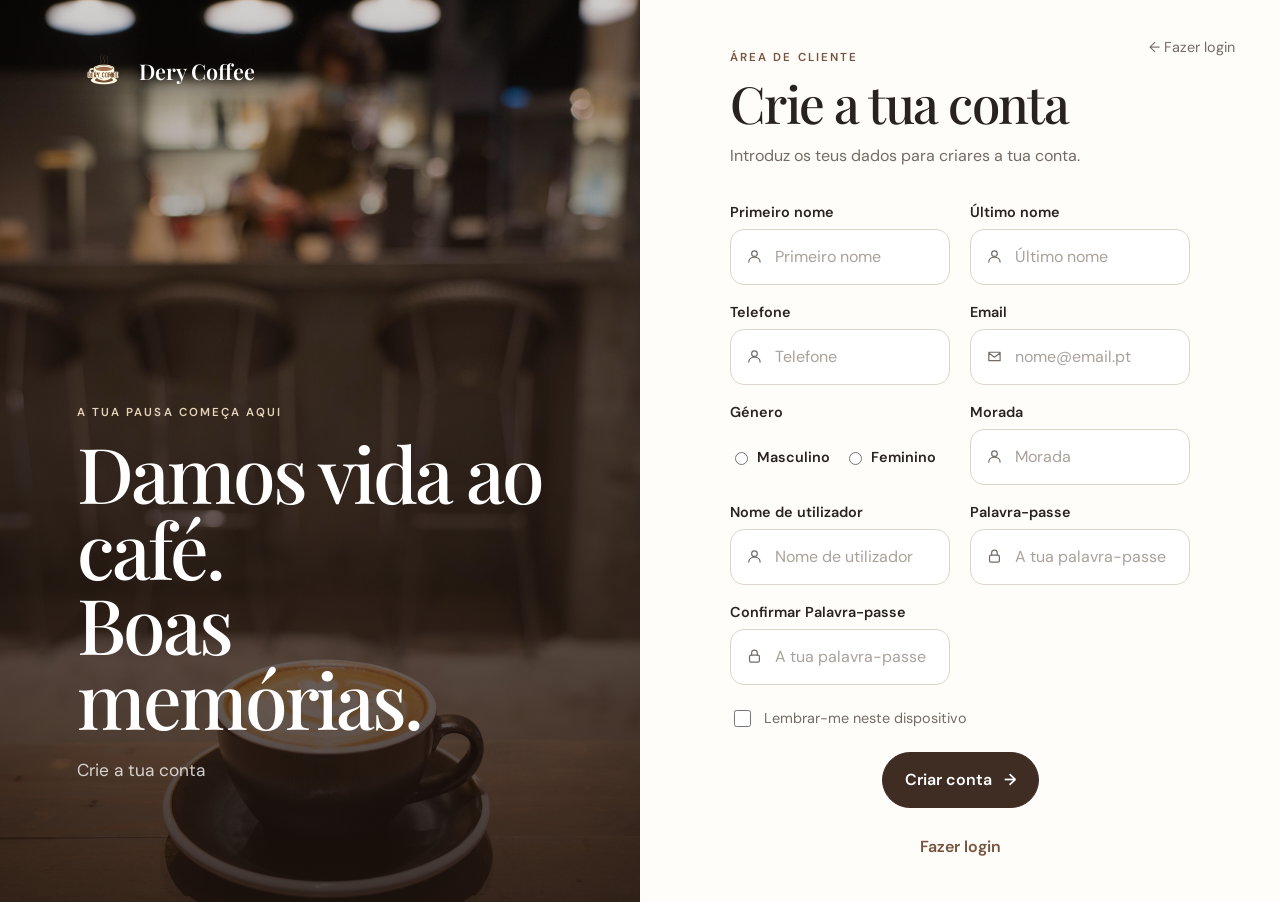
<file: Front-End/criar-conta.html>
<!doctype html>
<html lang="pt">
  <head>
    <meta charset="UTF-8">
    <meta name="viewport" content="width=device-width, initial-scale=1.0">
    <meta name="description" content="Inicia sessão na tua conta Dery Coffee.">
    <title>Iniciar sessão — Dery Coffee</title>
    <link rel="stylesheet" href="css/criarsecao.css">
  </head>

  <body>
    <main class="login-page">
      <!-- Área visual -->
      <section class="login-image" aria-label="Ambiente da Dery Coffee">
        <a class="login-logo light-logo" href="index.html" aria-label="Voltar à página inicial">
          <img src="img/cofepngMenor.png" alt="">
          <span>Dery Coffee</span>
        </a>

        <div class="image-message">
          <span class="eyebrow">A tua pausa começa aqui</span>
          <h1>Damos vida ao  café.<br>Boas memórias.</h1>
          <p>Crie a tua conta </p>
        </div>
      </section>

      <!-- Formulário de login -->
      <section class="login-content">
        <a class="back-link" href="iniciar-sessao.html" aria-label="Voltar à página inicial">
          <span aria-hidden="true">←</span> Fazer login
        </a>

        <div class="form-container">
          <a class="login-logo mobile-logo" href="index.html">
            <img src="img/cofepngMenor.png" alt="">
            <span>Dery Coffee</span>
          </a>

          <span class="eyebrow">Área de cliente</span>
          <h2>Crie a tua conta</h2>
          <p class="form-intro">Introduz os teus dados para criares a tua conta.</p>

          <form id="login-form" class="login-form">
            <div id="login-message" class="login-message" role="status" aria-live="polite"></div>
          
            <div class="registration-fields">
              <div class="input-group">
                <label for="primeiro-nome">Primeiro nome</label>
                <div class="input-box">
                  <svg aria-hidden="true" viewBox="0 0 24 24" fill="none" stroke="currentColor" stroke-width="2">
                    <circle cx="12" cy="8" r="4"></circle>
                    <path d="M4 20c0-4 3.5-7 8-7s8 3 8 7"></path>
                  </svg>
                  <input id="primeiro-nome" name="primeiro-nome" type="text" autocomplete="text" placeholder="Primeiro nome" required>
                </div>
              </div>

              <div class="input-group">
                <label for="ultimo-nome">Último nome</label>
                <div class="input-box">
                  <svg aria-hidden="true" viewBox="0 0 24 24" fill="none" stroke="currentColor" stroke-width="2">
                    <circle cx="12" cy="8" r="4"></circle>
                    <path d="M4 20c0-4 3.5-7 8-7s8 3 8 7"></path>
                  </svg>
                  <input id="ultimo-nome" name="ultimo-nome" type="text" autocomplete="text" placeholder="Último nome" required>
                </div>
              </div>

              <div class="input-group">
                <label for="telefone">Telefone</label>
                <div class="input-box">
                  <svg aria-hidden="true" viewBox="0 0 24 24" fill="none" stroke="currentColor" stroke-width="2">
                    <circle cx="12" cy="8" r="4"></circle>
                    <path d="M4 20c0-4 3.5-7 8-7s8 3 8 7"></path>
                  </svg>
                  <input id="telefone" name="telefone" type="number" autocomplete="text" placeholder="Telefone" required>
                </div>
              </div>

              <div class="input-group">
                <label for="criar-email">Email</label>
                <div class="input-box">
                  <svg aria-hidden="true" viewBox="0 0 24 24">
                    <path d="M4 6h16v12H4zM4 7l8 6 8-6"/>
                  </svg>
                  <input id="criar-email" name="email" type="email" autocomplete="email" placeholder="nome@email.pt" required>
                </div>
              </div>

              <div class="input-group">
                <label for="genero-masculino">Género</label>
                <div class="gender-options">
                  <label><input id="generos" type="radio" name="genero" value="masculino" required> Masculino</label>
                  <label><input id="generos" type="radio" name="genero" value="feminino" required> Feminino</label>
                </div>
              </div>

              <div class="input-group">
                <label for="morada">Morada</label>
                <div class="input-box">
                  <svg aria-hidden="true" viewBox="0 0 24 24" fill="none" stroke="currentColor" stroke-width="2">
                    <circle cx="12" cy="8" r="4"></circle>
                    <path d="M4 20c0-4 3.5-7 8-7s8 3 8 7"></path>
                  </svg>
                  <input id="morada" name="text" type="text" autocomplete="text" placeholder="Morada" required>
                </div>
              </div>

              <div class="input-group">
                <label for="username">Nome de utilizador</label>
                <div class="input-box">
                  <svg aria-hidden="true" viewBox="0 0 24 24" fill="none" stroke="currentColor" stroke-width="2">
                    <circle cx="12" cy="8" r="4"></circle>
                    <path d="M4 20c0-4 3.5-7 8-7s8 3 8 7"></path>
                  </svg>
                  <input id="username" name="username" type="text" autocomplete="text" placeholder="Nome de utilizador" required>
                </div>
              </div>

              <div class="input-group">
                <label for="criar-password">Palavra-passe</label>
                <div class="input-box">
                  <svg aria-hidden="true" viewBox="0 0 24 24">
                    <rect x="5" y="10" width="14" height="10" rx="2"/>
                    <path d="M8 10V7a4 4 0 018 0v3"/>
                  </svg>
                  <input id="criar-password" name="password" type="password" autocomplete="current-password" placeholder="A tua palavra-passe" minlength="6" required>
                </div>
              </div>

              <div class="input-group">
                <label for="confirm-password"> Confirmar Palavra-passe</label>
                <div class="input-box">
                  <svg aria-hidden="true" viewBox="0 0 24 24">
                    <rect x="5" y="10" width="14" height="10" rx="2"/>
                    <path d="M8 10V7a4 4 0 018 0v3"/>
                  </svg>
                  <input id="confirm-password" name="confirm-password" type="password" autocomplete="current-password" placeholder="A tua palavra-passe" minlength="6" required>
                </div>
              </div>
            </div>

            <label class="remember-option">
              <input type="checkbox" name="remember">
              <span>Lembrar-me neste dispositivo</span>
            </label>

            <button class="submit-button" onclick="criarGuardar()">
              Criar conta <span aria-hidden="true">→</span>
            </button>
          </form>
 
          <p class="create-account"><a href="login.html">Fazer login</a></p>
          <!--<p class="demo-note">Página demonstrativa — não introduzas dados reais.</p>--->
        </div>
      </section>
    </main>

    <script src="../js/script.js"></script>
    <script src="../js/jquery.js"></script>
  </body>
</html>
</file>
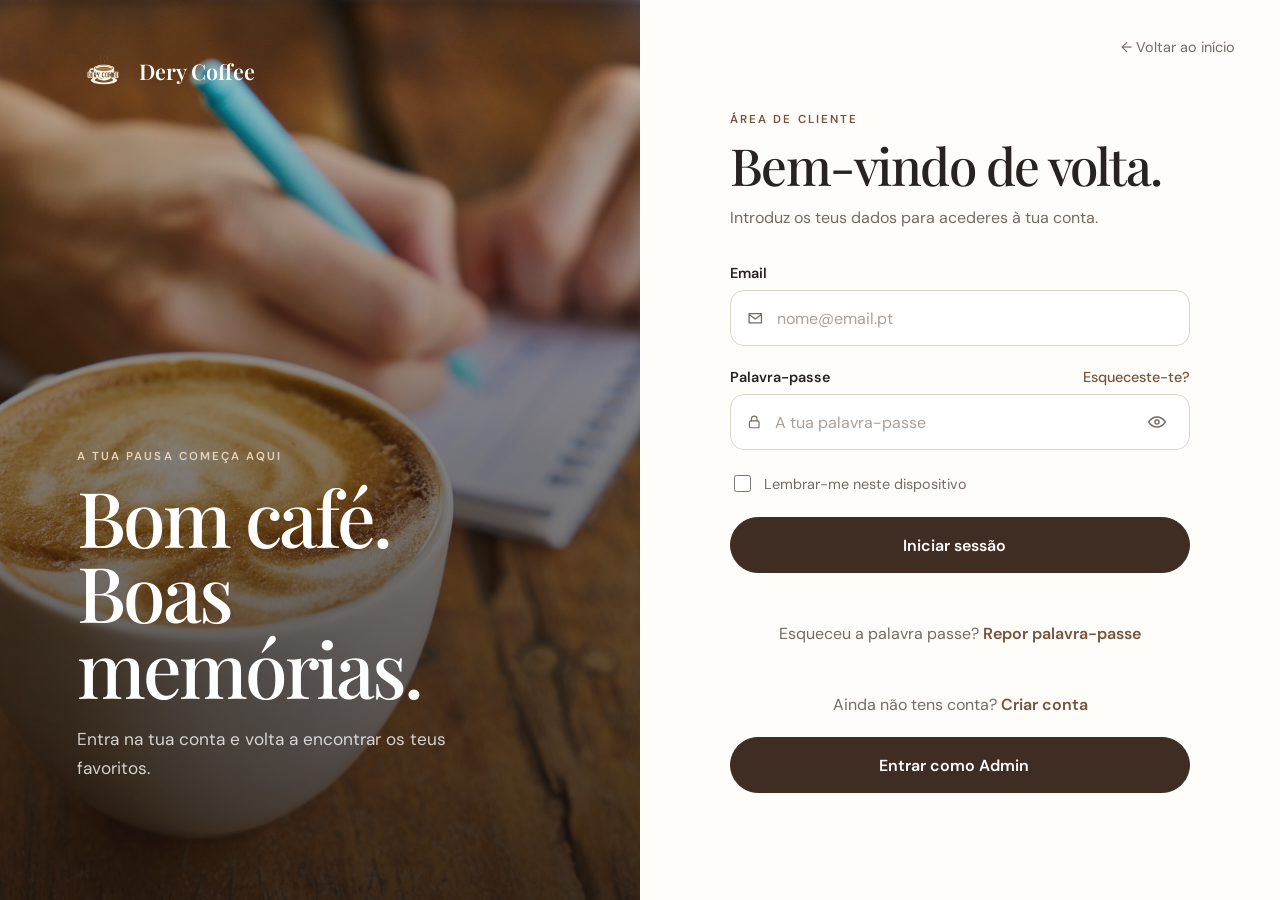
<file: Front-End/iniciar-sessao.html>
<!doctype html>
<html lang="pt">
  <head>
    <meta charset="UTF-8">
    <meta name="viewport" content="width=device-width, initial-scale=1.0">
    <meta name="description" content="Inicia sessão na tua conta Dery Coffee.">
    <title>Iniciar sessão — Dery Coffee</title>
    <link rel="stylesheet" href="css/login.css">
  </head>

  <body>
    <main class="login-page">
      <!-- Área visual -->
      <section class="login-image" aria-label="Ambiente da Dery Coffee">
        <a class="login-logo light-logo" href="index.html" aria-label="Voltar à página inicial">
          <img src="img/cofepngMenor.png" alt="">
          <span>Dery Coffee</span>
        </a>

        <div class="image-message">
          <span class="eyebrow">A tua pausa começa aqui</span>
          <h1>Bom café.<br>Boas memórias.</h1>
          <p>Entra na tua conta e volta a encontrar os teus favoritos.</p>
        </div>
      </section>

      <!-- Formulário de login -->
      <section class="login-content">
        <a class="back-link" href="index.html" aria-label="Voltar à página inicial">
          <span aria-hidden="true">←</span> Voltar ao início
        </a>
       

        <div class="form-container">
          <a class="login-logo mobile-logo" href="index.html">
            <img src="img/cofepngMenor.png" alt="">
            <span>Dery Coffee</span>
          </a>

          <span class="eyebrow">Área de cliente</span>
          <h2>Bem-vindo de volta.</h2>
          <p class="form-intro">Introduz os teus dados para acederes à tua conta.</p>

          <form id="login-form" class="login-form">
            <div id="login-message" class="login-message" role="status" aria-live="polite"></div>

            <div class="input-group">
              <label for="login-email">Email</label>
              <div class="input-box">
                <svg aria-hidden="true" viewBox="0 0 24 24">
                  <path d="M4 6h16v12H4zM4 7l8 6 8-6"/>
                </svg>
                <input id="login-email" name="email" type="email" autocomplete="email" placeholder="nome@email.pt" required>
              </div>
            </div>

            <div class="input-group">
              <div class="label-row">
                <label for="login-password">Palavra-passe</label>
                <a href="#">Esqueceste-te?</a>
              </div>
              <div class="input-box">
                <svg aria-hidden="true" viewBox="0 0 24 24">
                  <rect x="5" y="10" width="14" height="10" rx="2"/>
                  <path d="M8 10V7a4 4 0 018 0v3"/>
                </svg>
                <input id="login-password" name="password" type="password" autocomplete="current-password" placeholder="A tua palavra-passe" minlength="6" required>
                <button class="password-toggle" type="button" aria-label="Mostrar palavra-passe" aria-pressed="false">
                  <svg aria-hidden="true" viewBox="0 0 24 24">
                    <path d="M2 12s4-6 10-6 10 6 10 6-4 6-10 6S2 12 2 12z"/>
                    <circle cx="12" cy="12" r="2.5"/>
                  </svg>
                </button>
              </div>
            </div>

            <label class="remember-option">
              <input type="checkbox" name="remember">
              <span>Lembrar-me neste dispositivo</span>
            </label>

            <button class="submit-button" type="submit">
              Iniciar sessão <span aria-hidden="true"></span>
            </button>
            <p class="create-account">Esqueceu a palavra passe? <a href="criar-conta.html">Repor palavra-passe</a></p>
            <p class="create-account">Ainda não tens conta? <a href="criar-conta.html">Criar conta</a></p>
            <button class="submit-button" type="submit">
             <a href="secao-admin.html"> Entrar como Admin </a><span aria-hidden="true"></span>
            </button>
          </form>

          
          <!--<p class="demo-note">Página demonstrativa — não introduzas dados reais.</p>--->
        </div>
      </section>
    </main>

    <script src="../js/script.js"></script>
  </body>
</html>
</file>
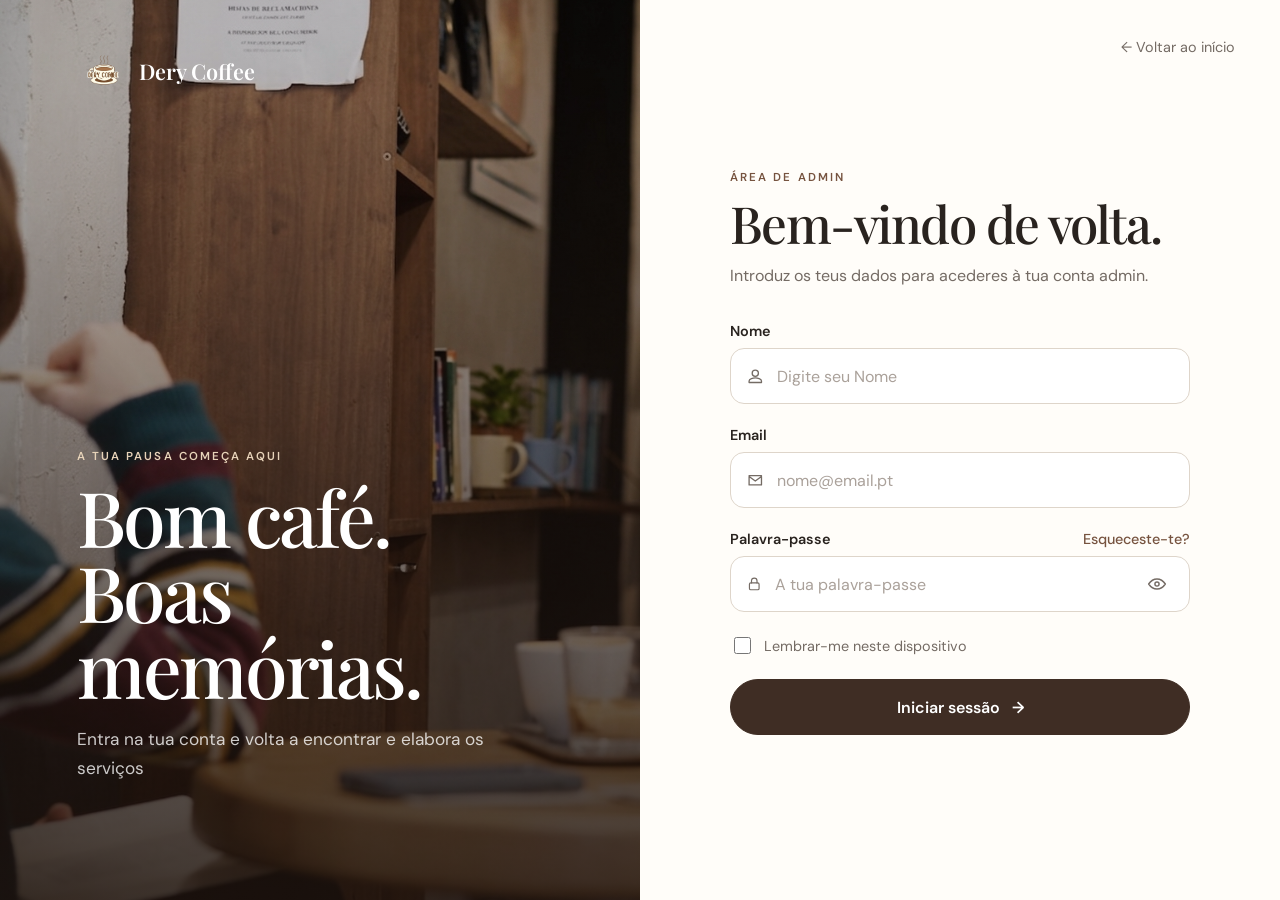
<file: Front-End/secao-admin.html>
<!doctype html>
<html lang="pt">
  <head>
    <meta charset="UTF-8">
    <meta name="viewport" content="width=device-width, initial-scale=1.0">
    <meta name="description" content="Inicia sessão na tua conta Dery Coffee.">
    <title>Admin sessão — Dery Coffee</title>
    <link rel="stylesheet" href="css/admin.css">
  </head>

  <body>
    <main class="login-page">
      <!-- Área visual -->
      <section class="login-image" aria-label="Ambiente da Dery Coffee">
        <a class="login-logo light-logo" href="index.html" aria-label="Voltar à página inicial">
          <img src="img/cofepngMenor.png" alt="">
          <span>Dery Coffee</span>
        </a>

        <div class="image-message">
          <span class="eyebrow">A tua pausa começa aqui</span>
          <h1>Bom café.<br>Boas memórias.</h1>
          <p>Entra na tua conta e volta a encontrar e elabora os serviços</p>
        </div>
      </section>

      <!-- Formulário de login -->
      <section class="login-content">
        <a class="back-link" href="index.html" aria-label="Voltar à página inicial">
          <span aria-hidden="true">←</span> Voltar ao início
        </a>

        <div class="form-container">
          <a class="login-logo mobile-logo" href="index.html">
            <img src="img/cofepngMenor.png" alt="">
            <span>Dery Coffee</span>
          </a>

          <span class="eyebrow">Área de Admin</span>
          <h2>Bem-vindo de volta.</h2>
          <p class="form-intro">Introduz os teus dados para acederes à tua conta admin.</p>

          <form id="login-form" class="login-form">
            <div id="login-message" class="login-message" role="status" aria-live="polite"></div>

            <div class="input-group">
              <label for="login-email">Nome</label>
              <div class="input-box">
                <svg aria-hidden="true" viewBox="0 0 24 24">
               <path d="M12 12c2.21 0 4-1.79 4-4s-1.79-4-4-4-4 1.79-4 4 1.79 4 4 4zm0 2c-2.67 0-8 1.34-8 4v2h16v-2c0-2.66-5.33-4-8-4z"/>
              </svg>
                <input id="login-nome" name="nome" type="text" autocomplete="Nome" placeholder="Digite seu Nome" required>
              </div>
            </div>

            <div class="input-group">
              <label for="login-email">Email</label>
              <div class="input-box">
                <svg aria-hidden="true" viewBox="0 0 24 24">
                  <path d="M4 6h16v12H4zM4 7l8 6 8-6"/>
                </svg>
                <input id="login-email" name="email" type="email" autocomplete="email" placeholder="nome@email.pt" required>
              </div>
            </div>

            <div class="input-group">
              <div class="label-row">
                <label for="login-password">Palavra-passe</label>
                <a href="#">Esqueceste-te?</a>
              </div>
              <div class="input-box">
                <svg aria-hidden="true" viewBox="0 0 24 24">
                  <rect x="5" y="10" width="14" height="10" rx="2"/>
                  <path d="M8 10V7a4 4 0 018 0v3"/>
                </svg>
                <input id="login-password" name="password" type="password" autocomplete="current-password" placeholder="A tua palavra-passe" minlength="6" required>
                <button class="password-toggle" type="button" aria-label="Mostrar palavra-passe" aria-pressed="false">
                  <svg aria-hidden="true" viewBox="0 0 24 24">
                    <path d="M2 12s4-6 10-6 10 6 10 6-4 6-10 6S2 12 2 12z"/>
                    <circle cx="12" cy="12" r="2.5"/>
                  </svg>
                </button>
              </div>
            </div>

            <label class="remember-option">
              <input type="checkbox" name="remember">
              <span>Lembrar-me neste dispositivo</span>
            </label>

            <button class="submit-button" type="submit">
              Iniciar sessão <span aria-hidden="true">→</span>
            </button>
          </form>

          <!-- <p class="create-account">Ainda não tens conta? <a href="criar-conta.html">Criar conta</a></p> -->
          <!--<p class="demo-note">Página demonstrativa — não introduzas dados reais.</p>--->
        </div>
      </section>
    </main>

    <script src="../js/login.js"></script>
    <script src="../js/jquery.js"></script>
  </body>
</html>
</file>
<file: Front-End/css/criarsecao.css>
@import url('https://fonts.googleapis.com/css2?family=DM+Sans:wght@400;500;600&family=Playfair+Display:wght@500;600&display=swap');

:root {
  --coffee: #3f2d24;
  --brown: #76533f;
  --cream: #f4efe7;
  --paper: #fffdf9;
  --text: #29231f;
  --muted: #746b64;
  --line: #ded5ca;
  --success: #315c3b;
}

* {
  box-sizing: border-box;
}

body {
  margin: 0;
  color: var(--text);
  background: var(--paper);
  font-family: "DM Sans", sans-serif;
}

a {
  color: inherit;
  text-decoration: none;
}

button,
input {
  font: inherit;
}

.login-page {
  min-height: 100vh;
  display: grid;
  grid-template-columns: minmax(420px, 1fr) minmax(480px, 1fr);
}

/* Lado esquerdo */
.login-image {
  position: relative;
  min-height: 100vh;
  padding: 45px 6vw;
  display: flex;
  flex-direction: column;
  justify-content: space-between;
  color: #fff;
  background:
    linear-gradient(180deg, rgba(30, 19, 14, .2), rgba(30, 19, 14, .82)),
    url("../img/jessicakwok-coffee-5037800_1920.jpg") center / cover;
}

.login-logo {
  display: inline-flex;
  align-items: center;
  gap: 10px;
  width: fit-content;
  font: 600 1.35rem "Playfair Display", serif;
}

.login-logo img {
  width: 52px;
  height: 52px;
  object-fit: contain;
}

.light-logo {
  color: #fff;
}

.image-message {
  max-width: 560px;
  padding-bottom: 6vh;
}

.eyebrow {
  color: var(--brown);
  font-size: .72rem;
  font-weight: 600;
  letter-spacing: .18em;
  text-transform: uppercase;
}

.image-message .eyebrow {
  color: #e7d3b9;
}

.image-message h1 {
  margin: 14px 0 20px;
  font: 500 clamp(3.3rem, 6vw, 6.5rem)/.98 "Playfair Display", serif;
  letter-spacing: -.04em;
}

.image-message p {
  max-width: 440px;
  color: rgba(255, 255, 255, .78);
  font-size: 1.08rem;
  line-height: 1.7;
}

/* Lado do formulário */
.login-content {
  position: relative;
  padding: 45px max(35px, 7vw);
  display: grid;
  place-items: center;
}

.back-link {
  position: absolute;
  top: 38px;
  right: 45px;
  color: var(--muted);
  font-size: .9rem;
  transition: color .2s ease;
}

.back-link:hover {
  color: var(--coffee);
}

.form-container {
  width: min(100%, 460px);
}

.mobile-logo {
  display: none;
  margin-bottom: 50px;
}

.form-container h2 {
  margin: 10px 0 12px;
  font: 500 clamp(2.5rem, 4vw, 3.8rem)/1.08 "Playfair Display", serif;
  letter-spacing: -.03em;
}

.form-intro {
  margin: 0 0 34px;
  color: var(--muted);
  line-height: 1.6;
}

.login-form {
  display: grid;
  gap: 22px;
}

.registration-fields {
  display: grid;
  grid-template-columns: repeat(2, minmax(0, 1fr));
  gap: 18px 20px;
}

.gender-options {
  min-height: 56px;
  display: flex;
  align-items: center;
  gap: 14px;
}

.gender-options label {
  display: inline-flex;
  align-items: center;
  gap: 6px;
}

.input-group {
  display: grid;
  gap: 8px;
}

.input-group label,
.label-row {
  font-size: .9rem;
  font-weight: 600;
}

.label-row {
  display: flex;
  justify-content: space-between;
  gap: 20px;
}

.label-row a {
  color: var(--brown);
  font-weight: 500;
}

.input-box {
  min-height: 56px;
  padding: 0 15px;
  display: flex;
  align-items: center;
  gap: 12px;
  background: #fff;
  border: 1px solid var(--line);
  border-radius: 14px;
  transition: border-color .2s ease, box-shadow .2s ease;
}

.input-box:focus-within {
  border-color: var(--brown);
  box-shadow: 0 0 0 4px rgba(118, 83, 63, .1);
}

.input-box svg {
  width: 20px;
  fill: none;
  stroke: var(--muted);
  stroke-linecap: round;
  stroke-linejoin: round;
  stroke-width: 1.7;
}

.input-box input {
  width: 100%;
  min-width: 0;
  padding: 15px 0;
  color: var(--text);
  background: transparent;
  border: 0;
  outline: 0;
}

.input-box input::placeholder {
  color: #aaa19a;
}

.password-toggle {
  padding: 7px;
  display: grid;
  place-items: center;
  background: transparent;
  border: 0;
  border-radius: 50%;
  cursor: pointer;
}

.password-toggle:hover {
  background: var(--cream);
}

.remember-option {
  display: flex;
  align-items: center;
  gap: 10px;
  color: var(--muted);
  font-size: .9rem;
  cursor: pointer;
}

.remember-option input {
  width: 17px;
  height: 17px;
  accent-color: var(--coffee);
}

.submit-button {
  min-height: 56px;
  padding: 14px 22px;
  display: flex;
  justify-self: center;
  align-items: center;
  justify-content: center;
  gap: 12px;
  color: #fff;
  background: var(--coffee);
  border: 1px solid var(--coffee);
  border-radius: 99px;
  font-weight: 600;
  cursor: pointer;
  transition: transform .2s ease, box-shadow .2s ease;
}

.submit-button:hover {
  transform: translateY(-2px);
  box-shadow: 0 12px 25px rgba(63, 45, 36, .22);
}

.create-account {
  margin: 28px 0 0;
  text-align: center;
  color: var(--muted);
}

.create-account a {
  color: var(--brown);
  font-weight: 600;
}

.demo-note {
  margin-top: 28px;
  color: #9a918a;
  text-align: center;
  font-size: .75rem;
}

.login-message {
  display: none;
  padding: 13px 15px;
  color: var(--success);
  background: #e8f1e8;
  border-radius: 12px;
  font-size: .9rem;
}

.login-message.show {
  display: block;
}

/* Tablet e telemóvel */
@media (max-width: 900px) {
  .login-page {
    grid-template-columns: 1fr;
  }

  .login-image {
    display: none;
  }

  .login-content {
    min-height: 100vh;
    padding: 90px 24px 45px;
  }

  .mobile-logo {
    display: inline-flex;
  }

  .back-link {
    top: 28px;
    right: 24px;
  }
}

@media (max-width: 480px) {
  .login-content {
    place-items: start center;
  }

  .registration-fields {
    grid-template-columns: 1fr;
  }

  .mobile-logo {
    margin-bottom: 35px;
  }

  .form-container h2 {
    font-size: 2.55rem;
  }
}

@media (prefers-reduced-motion: reduce) {
  * {
    transition: none !important;
  }
}
</file>
<file: Front-End/css/login.css>
@import url('https://fonts.googleapis.com/css2?family=DM+Sans:wght@400;500;600&family=Playfair+Display:wght@500;600&display=swap');

:root {
  --coffee: #3f2d24;
  --brown: #76533f;
  --cream: #f4efe7;
  --paper: #fffdf9;
  --text: #29231f;
  --muted: #746b64;
  --line: #ded5ca;
  --success: #315c3b;
}

* {
  box-sizing: border-box;
}

body {
  margin: 0;
  color: var(--text);
  background: var(--paper);
  font-family: "DM Sans", sans-serif;
}

a {
  color: inherit;
  text-decoration: none;
}

button,
input {
  font: inherit;
}
#color{
  color: #fff;
}
.login-page {
  min-height: 100vh;
  display: grid;
  grid-template-columns: minmax(420px, 1fr) minmax(480px, 1fr);
}

/* Lado esquerdo */
.login-image {
  position: relative;
  min-height: 100vh;
  padding: 45px 6vw;
  display: flex;
  flex-direction: column;
  justify-content: space-between;
  color: #fff;
  background:
    linear-gradient(180deg, rgba(30, 19, 14, .2), rgba(30, 19, 14, .82)),
    url("../img/engin_akyurt-coffee-2608864_1920.jpg") center / cover;
}

.login-logo {
  display: inline-flex;
  align-items: center;
  gap: 10px;
  width: fit-content;
  font: 600 1.35rem "Playfair Display", serif;
}

.login-logo img {
  width: 52px;
  height: 52px;
  object-fit: contain;
}

.light-logo {
  color: #fff;
}

.image-message {
  max-width: 560px;
  padding-bottom: 6vh;
}

.eyebrow {
  color: var(--brown);
  font-size: .72rem;
  font-weight: 600;
  letter-spacing: .18em;
  text-transform: uppercase;
}

.image-message .eyebrow {
  color: #e7d3b9;
}

.image-message h1 {
  margin: 14px 0 20px;
  font: 500 clamp(3.3rem, 6vw, 6.5rem)/.98 "Playfair Display", serif;
  letter-spacing: -.04em;
}

.image-message p {
  max-width: 440px;
  color: rgba(255, 255, 255, .78);
  font-size: 1.08rem;
  line-height: 1.7;
}

/* Lado do formulário */
.login-content {
  position: relative;
  padding: 45px max(35px, 7vw);
  display: grid;
  place-items: center;
}

.back-link {
  position: absolute;
  top: 38px;
  right: 45px;
  color: var(--muted);
  font-size: .9rem;
  transition: color .2s ease;
}

.back-link:hover {
  color: var(--coffee);
}

.form-container {
  width: min(100%, 460px);
}

.mobile-logo {
  display: none;
  margin-bottom: 50px;
}

.form-container h2 {
  margin: 10px 0 12px;
  font: 500 clamp(2.5rem, 4vw, 3.8rem)/1.08 "Playfair Display", serif;
  letter-spacing: -.03em;
}

.form-intro {
  margin: 0 0 34px;
  color: var(--muted);
  line-height: 1.6;
}

.login-form {
  display: grid;
  gap: 22px;
}

.input-group {
  display: grid;
  gap: 8px;
}

.input-group label,
.label-row {
  font-size: .9rem;
  font-weight: 600;
}

.label-row {
  display: flex;
  justify-content: space-between;
  gap: 20px;
}

.label-row a {
  color: var(--brown);
  font-weight: 500;
}

.input-box {
  min-height: 56px;
  padding: 0 15px;
  display: flex;
  align-items: center;
  gap: 12px;
  background: #fff;
  border: 1px solid var(--line);
  border-radius: 14px;
  transition: border-color .2s ease, box-shadow .2s ease;
}

.input-box:focus-within {
  border-color: var(--brown);
  box-shadow: 0 0 0 4px rgba(118, 83, 63, .1);
}

.input-box svg {
  width: 20px;
  fill: none;
  stroke: var(--muted);
  stroke-linecap: round;
  stroke-linejoin: round;
  stroke-width: 1.7;
}

.input-box input {
  width: 100%;
  min-width: 0;
  padding: 15px 0;
  color: var(--text);
  background: transparent;
  border: 0;
  outline: 0;
}

.input-box input::placeholder {
  color: #aaa19a;
}

.password-toggle {
  padding: 7px;
  display: grid;
  place-items: center;
  background: transparent;
  border: 0;
  border-radius: 50%;
  cursor: pointer;
}

.password-toggle:hover {
  background: var(--cream);
}

.remember-option {
  display: flex;
  align-items: center;
  gap: 10px;
  color: var(--muted);
  font-size: .9rem;
  cursor: pointer;
}

.remember-option input {
  width: 17px;
  height: 17px;
  accent-color: var(--coffee);
}

.submit-button {
  min-height: 56px;
  padding: 14px 22px;
  display: flex;
  align-items: center;
  justify-content: center;
  gap: 12px;
  color: #fff;
  background: var(--coffee);
  border: 1px solid var(--coffee);
  border-radius: 99px;
  font-weight: 600;
  cursor: pointer;
  transition: transform .2s ease, box-shadow .2s ease;
}

.submit-button:hover {
  transform: translateY(-2px);
  box-shadow: 0 12px 25px rgba(63, 45, 36, .22);
}

.create-account {
  margin: 28px 0 0;
  text-align: center;
  color: var(--muted);
}

.create-account a {
  color: var(--brown);
  font-weight: 600;
}

.demo-note {
  margin-top: 28px;
  color: #9a918a;
  text-align: center;
  font-size: .75rem;
}

.login-message {
  display: none;
  padding: 13px 15px;
  color: var(--success);
  background: #e8f1e8;
  border-radius: 12px;
  font-size: .9rem;
}

.login-message.show {
  display: block;
}

/* Tablet e telemóvel */
@media (max-width: 900px) {
  .login-page {
    grid-template-columns: 1fr;
  }

  .login-image {
    display: none;
  }

  .login-content {
    min-height: 100vh;
    padding: 90px 24px 45px;
  }

  .mobile-logo {
    display: inline-flex;
  }

  .back-link {
    top: 28px;
    right: 24px;
  }
}

@media (max-width: 480px) {
  .login-content {
    place-items: start center;
  }

  .mobile-logo {
    margin-bottom: 35px;
  }

  .form-container h2 {
    font-size: 2.55rem;
  }
}

@media (prefers-reduced-motion: reduce) {
  * {
    transition: none !important;
  }
}
</file>
<file: Front-End/css/admin.css>
@import url('https://fonts.googleapis.com/css2?family=DM+Sans:wght@400;500;600&family=Playfair+Display:wght@500;600&display=swap');

:root {
  --coffee: #3f2d24;
  --brown: #76533f;
  --cream: #f4efe7;
  --paper: #fffdf9;
  --text: #29231f;
  --muted: #746b64;
  --line: #ded5ca;
  --success: #315c3b;
}

* {
  box-sizing: border-box;
}

body {
  margin: 0;
  color: var(--text);
  background: var(--paper);
  font-family: "DM Sans", sans-serif;
}

a {
  color: inherit;
  text-decoration: none;
}

button,
input {
  font: inherit;
}

.login-page {
  min-height: 100vh;
  display: grid;
  grid-template-columns: minmax(420px, 1fr) minmax(480px, 1fr);
}

/* Lado esquerdo */
.login-image {
  position: relative;
  min-height: 100vh;
  padding: 45px 6vw;
  display: flex;
  flex-direction: column;
  justify-content: space-between;
  color: #fff;
  background:
    linear-gradient(180deg, rgba(30, 19, 14, .2), rgba(30, 19, 14, .82)),
    url("../img/drenacafe.jpg") center / cover;
}

.login-logo {
  display: inline-flex;
  align-items: center;
  gap: 10px;
  width: fit-content;
  font: 600 1.35rem "Playfair Display", serif;
}

.login-logo img {
  width: 52px;
  height: 52px;
  object-fit: contain;
}

.light-logo {
  color: #fff;
}

.image-message {
  max-width: 560px;
  padding-bottom: 6vh;
}

.eyebrow {
  color: var(--brown);
  font-size: .72rem;
  font-weight: 600;
  letter-spacing: .18em;
  text-transform: uppercase;
}

.image-message .eyebrow {
  color: #e7d3b9;
}

.image-message h1 {
  margin: 14px 0 20px;
  font: 500 clamp(3.3rem, 6vw, 6.5rem)/.98 "Playfair Display", serif;
  letter-spacing: -.04em;
}

.image-message p {
  max-width: 440px;
  color: rgba(255, 255, 255, .78);
  font-size: 1.08rem;
  line-height: 1.7;
}

/* Lado do formulário */
.login-content {
  position: relative;
  padding: 45px max(35px, 7vw);
  display: grid;
  place-items: center;
}

.back-link {
  position: absolute;
  top: 38px;
  right: 45px;
  color: var(--muted);
  font-size: .9rem;
  transition: color .2s ease;
}

.back-link:hover {
  color: var(--coffee);
}

.form-container {
  width: min(100%, 460px);
}

.mobile-logo {
  display: none;
  margin-bottom: 50px;
}

.form-container h2 {
  margin: 10px 0 12px;
  font: 500 clamp(2.5rem, 4vw, 3.8rem)/1.08 "Playfair Display", serif;
  letter-spacing: -.03em;
}

.form-intro {
  margin: 0 0 34px;
  color: var(--muted);
  line-height: 1.6;
}

.login-form {
  display: grid;
  gap: 22px;
}

.input-group {
  display: grid;
  gap: 8px;
}

.input-group label,
.label-row {
  font-size: .9rem;
  font-weight: 600;
}

.label-row {
  display: flex;
  justify-content: space-between;
  gap: 20px;
}

.label-row a {
  color: var(--brown);
  font-weight: 500;
}

.input-box {
  min-height: 56px;
  padding: 0 15px;
  display: flex;
  align-items: center;
  gap: 12px;
  background: #fff;
  border: 1px solid var(--line);
  border-radius: 14px;
  transition: border-color .2s ease, box-shadow .2s ease;
}

.input-box:focus-within {
  border-color: var(--brown);
  box-shadow: 0 0 0 4px rgba(118, 83, 63, .1);
}

.input-box svg {
  width: 20px;
  fill: none;
  stroke: var(--muted);
  stroke-linecap: round;
  stroke-linejoin: round;
  stroke-width: 1.7;
}

.input-box input {
  width: 100%;
  min-width: 0;
  padding: 15px 0;
  color: var(--text);
  background: transparent;
  border: 0;
  outline: 0;
}

.input-box input::placeholder {
  color: #aaa19a;
}

.password-toggle {
  padding: 7px;
  display: grid;
  place-items: center;
  background: transparent;
  border: 0;
  border-radius: 50%;
  cursor: pointer;
}

.password-toggle:hover {
  background: var(--cream);
}

.remember-option {
  display: flex;
  align-items: center;
  gap: 10px;
  color: var(--muted);
  font-size: .9rem;
  cursor: pointer;
}

.remember-option input {
  width: 17px;
  height: 17px;
  accent-color: var(--coffee);
}

.submit-button {
  min-height: 56px;
  padding: 14px 22px;
  display: flex;
  align-items: center;
  justify-content: center;
  gap: 12px;
  color: #fff;
  background: var(--coffee);
  border: 1px solid var(--coffee);
  border-radius: 99px;
  font-weight: 600;
  cursor: pointer;
  transition: transform .2s ease, box-shadow .2s ease;
}

.submit-button:hover {
  transform: translateY(-2px);
  box-shadow: 0 12px 25px rgba(63, 45, 36, .22);
}

.create-account {
  margin: 28px 0 0;
  text-align: center;
  color: var(--muted);
}

.create-account a {
  color: var(--brown);
  font-weight: 600;
}

.demo-note {
  margin-top: 28px;
  color: #9a918a;
  text-align: center;
  font-size: .75rem;
}

.login-message {
  display: none;
  padding: 13px 15px;
  color: var(--success);
  background: #e8f1e8;
  border-radius: 12px;
  font-size: .9rem;
}

.login-message.show {
  display: block;
}

/* Tablet e telemóvel */
@media (max-width: 900px) {
  .login-page {
    grid-template-columns: 1fr;
  }

  .login-image {
    display: none;
  }

  .login-content {
    min-height: 100vh;
    padding: 90px 24px 45px;
  }

  .mobile-logo {
    display: inline-flex;
  }

  .back-link {
    top: 28px;
    right: 24px;
  }
}

@media (max-width: 480px) {
  .login-content {
    place-items: start center;
  }

  .mobile-logo {
    margin-bottom: 35px;
  }

  .form-container h2 {
    font-size: 2.55rem;
  }
}

@media (prefers-reduced-motion: reduce) {
  * {
    transition: none !important;
  }
}
</file>
